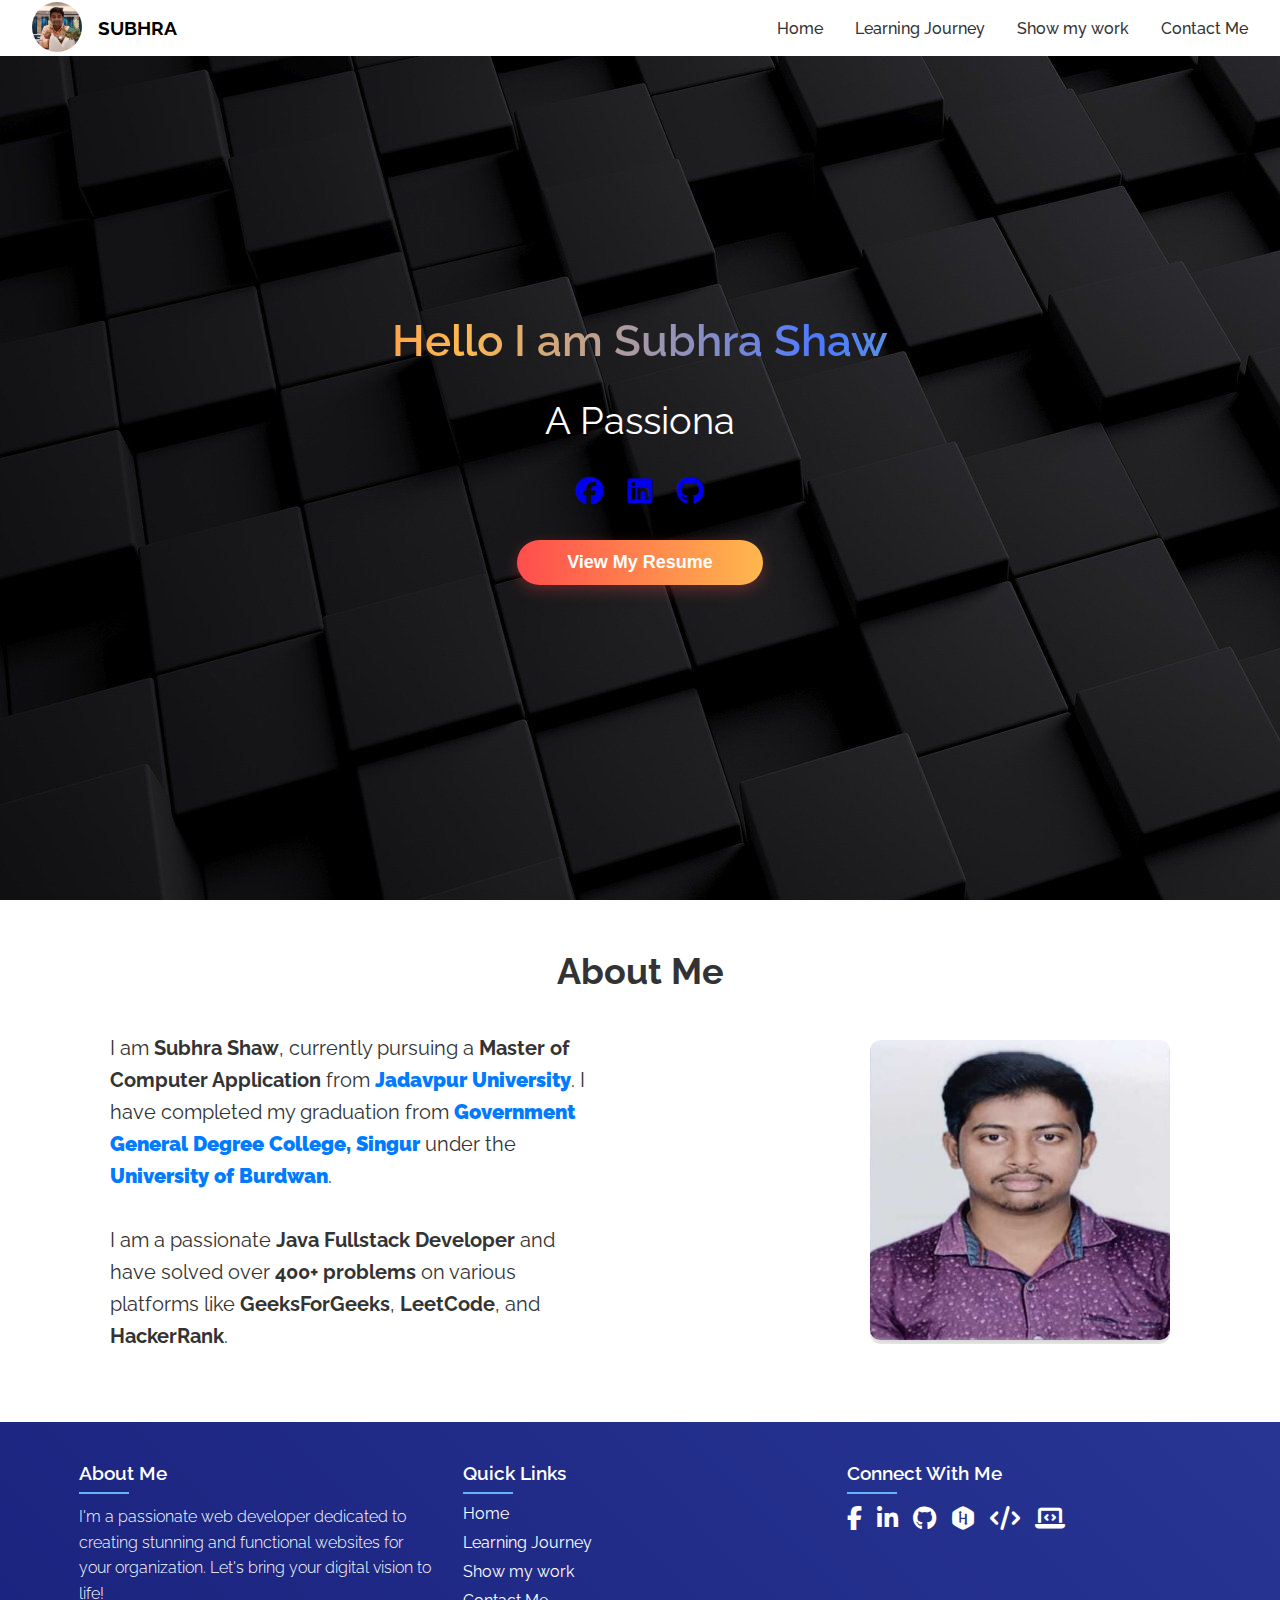
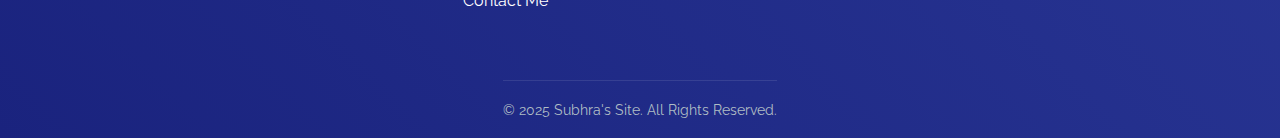
<file: index.html>
<!DOCTYPE html>
<html lang="en">
  <head>
    <meta charset="UTF-8" />
    <meta name="viewport" content="width=device-width, initial-scale=1.0" />
    <link rel="preconnect" href="https://fonts.googleapis.com" />
    <link rel="preconnect" href="https://fonts.gstatic.com" crossorigin />
    <link
      href="https://fonts.googleapis.com/css2?family=Raleway:ital,wght@0,100..900;1,100..900&display=swap"
      rel="stylesheet"
    />
    <link
      rel="stylesheet"
      href="https://cdnjs.cloudflare.com/ajax/libs/font-awesome/6.4.0/css/all.min.css"
    />
    <link rel="stylesheet" href="CSS/main_style.css" />
    <title>Subhra-site</title>
    <link rel="icon" type="image/png" href="images/site_logo.png">
  </head>

  <body>
    <header class="header">
      <nav class="container">
        <div class="site-details">
          <div class="site-logo">
            <img src="images/subhra.jpg" alt="Logo" height="50" width="50" />
          </div>
          <h3 class="site-name">SUBHRA</h3>
        </div>

        <input type="checkbox" id="menu-check" class="menu-toggle" />
        <label for="menu-check" class="menu-bar">&#9776;</label>

        <ul class="nav-list">
          <li class="nav-item"><a href="index.html">Home</a></li>
          <li class="nav-item"><a href="learning.html">Learning Journey</a></li>
          <!-- <li class="nav-item"><a href="myExpertise.html">My Expertise</a></li> -->
          <li class="nav-item"><a href="myWork.html">Show my work</a></li>
          <li class="nav-item"><a href="contact.html">Contact Me</a></li>
        </ul>
      </nav>
    </header>
    <main class="main-content" id="main">
      <div class="container">
        <div class="greet">
          <div>Hello I am Subhra Shaw</div>
        </div>
        <div class="profession">
          <div id="profession-text">A</div>
        </div>
        <ul class="social-list">
          <a href="https://www.facebook.com/share/19xxbEYHHw/"
            ><li class="social-item"><i class="fa-brands fa-facebook"></i></li
          ></a>
          <a href="https://www.linkedin.com/in/subhra-shaw-2a45a8260/"
            ><li class="social-item"><i class="fa-brands fa-linkedin"></i></li
          ></a>
          <a href="https://github.com/subhra70"
            ><li class="social-item"><i class="fa-brands fa-github"></i></li
          ></a>
        </ul>
        <a
          href="https://drive.google.com/file/d/1ZJXNAEcwbGMhJm2_49bK4lixcurzVKyB/view?usp=sharing"
          target="_blank"
          ><button class="resume">View My Resume</button></a
        >
      </div>
    </main>
    <section class="about" id="about">
      <div class="about-heading">About Me</div>
      <div class="container">
        <div class="my-details">
          <p>
            I am <b>Subhra Shaw</b>, currently pursuing a
            <b>Master of Computer Application</b> from
            <a href="https://jadavpuruniversity.in/"
              ><b>Jadavpur University</b></a
            >. I have completed my graduation from
            <a href="http://singurgovtcollege.org/"
              ><b>Government General Degree College, Singur</b></a
            >
            under the
            <a href="https://www.buruniv.ac.in/Demo/index_bucc.php"
              ><b>University of Burdwan</b></a
            >. <br /><br />
            I am a passionate <b>Java Fullstack Developer</b> and have solved
            over <b>400+ problems</b> on various platforms like
            <b>GeeksForGeeks</b>, <b>LeetCode</b>, and <b>HackerRank</b>.
          </p>
        </div>
        <div class="my-photo">
          <img
            src="images/photo.jpg"
            alt="Subhra Shaw"
            height="300"
            width="300"
          />
        </div>
      </div>
    </section>

    <footer>
      <div class="container">
        <div class="row">
          <div class="element1">
            <h4>About Me</h4>
            <p>
              I'm a passionate web developer dedicated to creating stunning and
              functional websites for your organization. Let's bring your
              digital vision to life!
            </p>
          </div>
          <div class="element2">
            <h4>Quick Links</h4>
            <ul class="useful-links">
              <li><a href="index.html">Home</a></li>
              <li><a href="learning.html">Learning Journey</a></li>
              <li><a href="myWork.html">Show my work</a></li>
              <li><a href="contact.html">Contact Me</a></li>
            </ul>
          </div>
          <div class="element3">
            <h4>Connect With Me</h4>
            <ul class="social-links">
              <li>
                <a
                  href="https://www.facebook.com/profile.php?id=100087045308921&mibextid=ZbWKwL"
                  target="_blank"
                  rel="noopener noreferrer"
                >
                  <i class="fab fa-facebook-f"></i>
                </a>
              </li>
              <li>
                <a
                  href="https://www.linkedin.com/in/subhra-shaw-2a45a8260/"
                  target="_blank"
                  rel="noopener noreferrer"
                >
                  <i class="fab fa-linkedin-in"></i>
                </a>
              </li>
              <li>
                <a
                  href="https://github.com/subhra70"
                  target="_blank"
                  rel="noopener noreferrer"
                >
                  <i class="fab fa-github"></i>
                </a>
              </li>
              <li>
                <a
                  href="https://www.hackerrank.com/profile/shawsubhra68"
                  target="_blank"
                  rel="noopener noreferrer"
                >
                  <i class="fab fa-hackerrank"></i>
                </a>
              </li>
              <li>
                <a
                  href="https://leetcode.com/u/shawsubhra68/"
                  target="_blank"
                  rel="noopener noreferrer"
                >
                  <i class="fas fa-code"></i>
                </a>
              </li>
              <li>
                <a
                  href="https://www.geeksforgeeks.org/user/shawsubt2id/?ref=header_profile"
                  target="_blank"
                  rel="noopener noreferrer"
                >
                  <i class="fas fa-laptop-code"></i>
                </a>
              </li>
            </ul>
          </div>
        </div>
      </div>
      <div class="copyright">© 2025 Subhra's Site. All Rights Reserved.</div>
    </footer>

    <script src="JS/main.js"></script>
  </body>
</html>
</file>
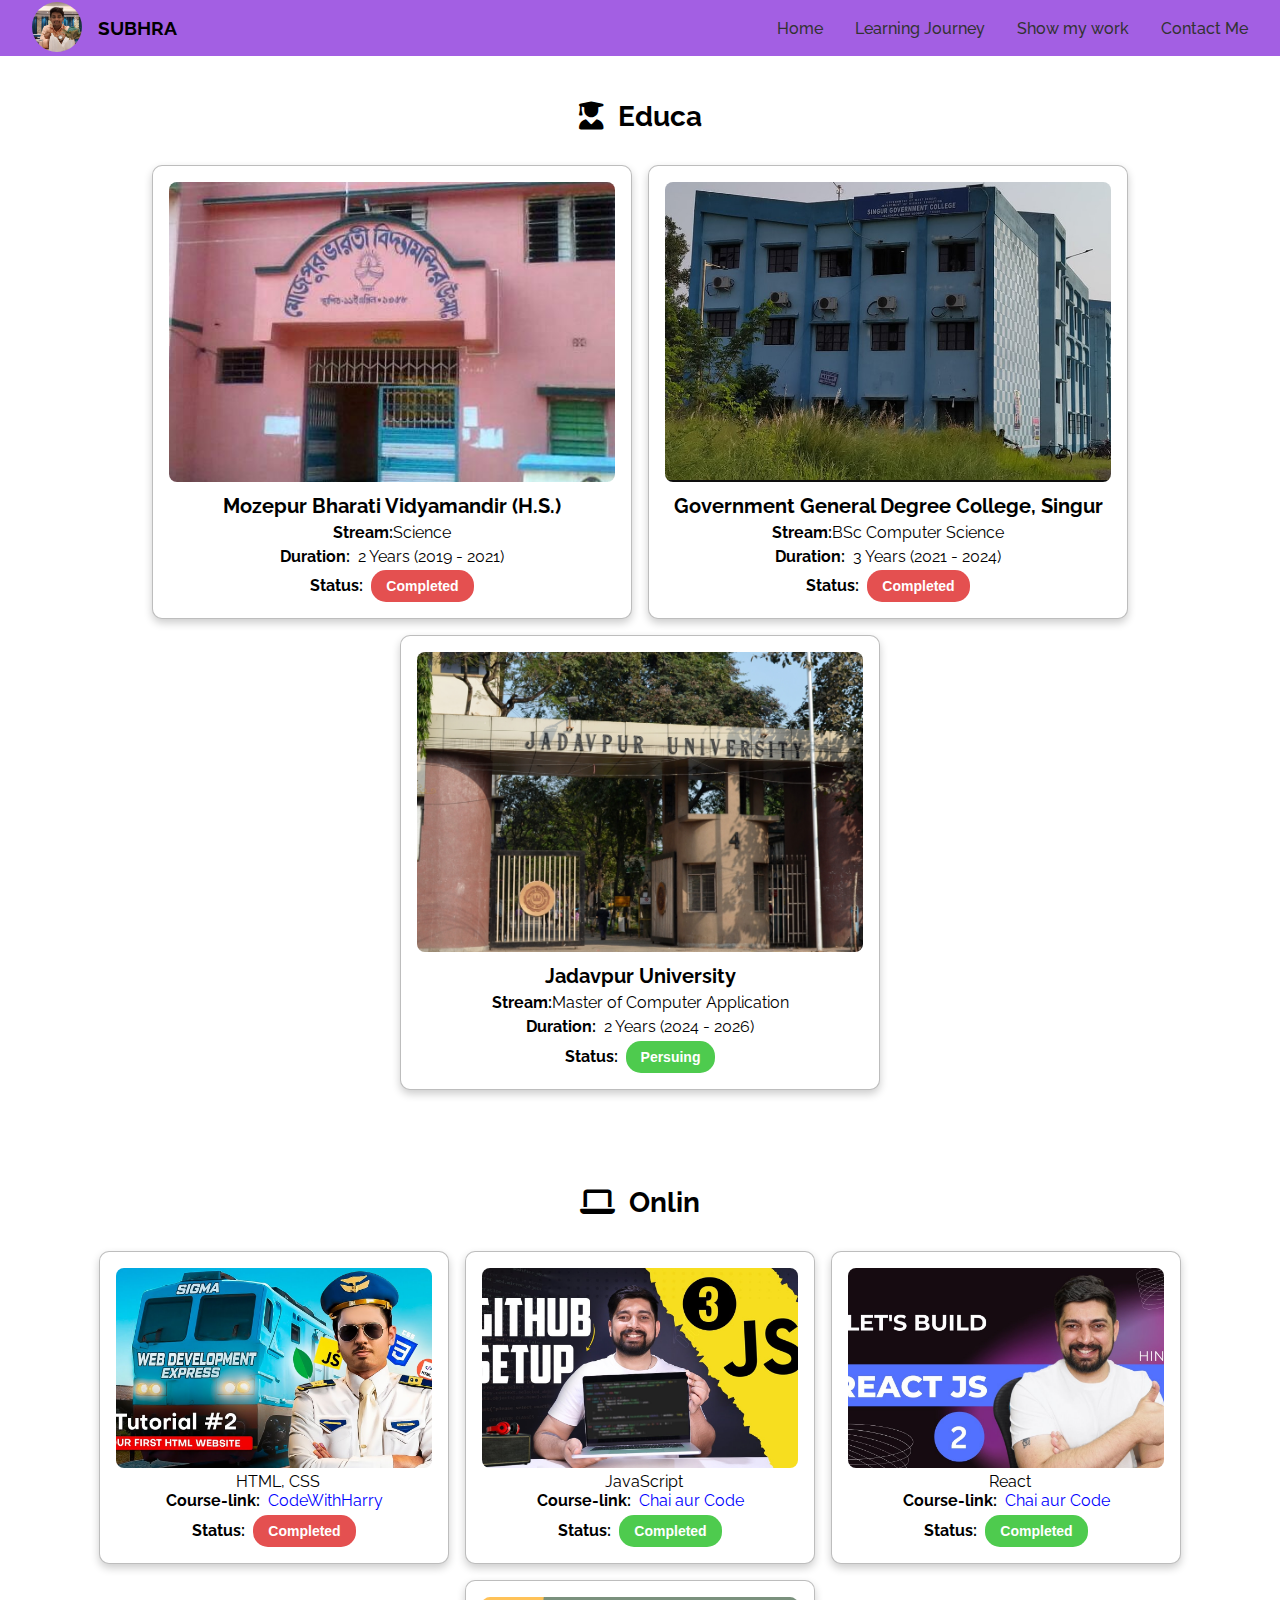
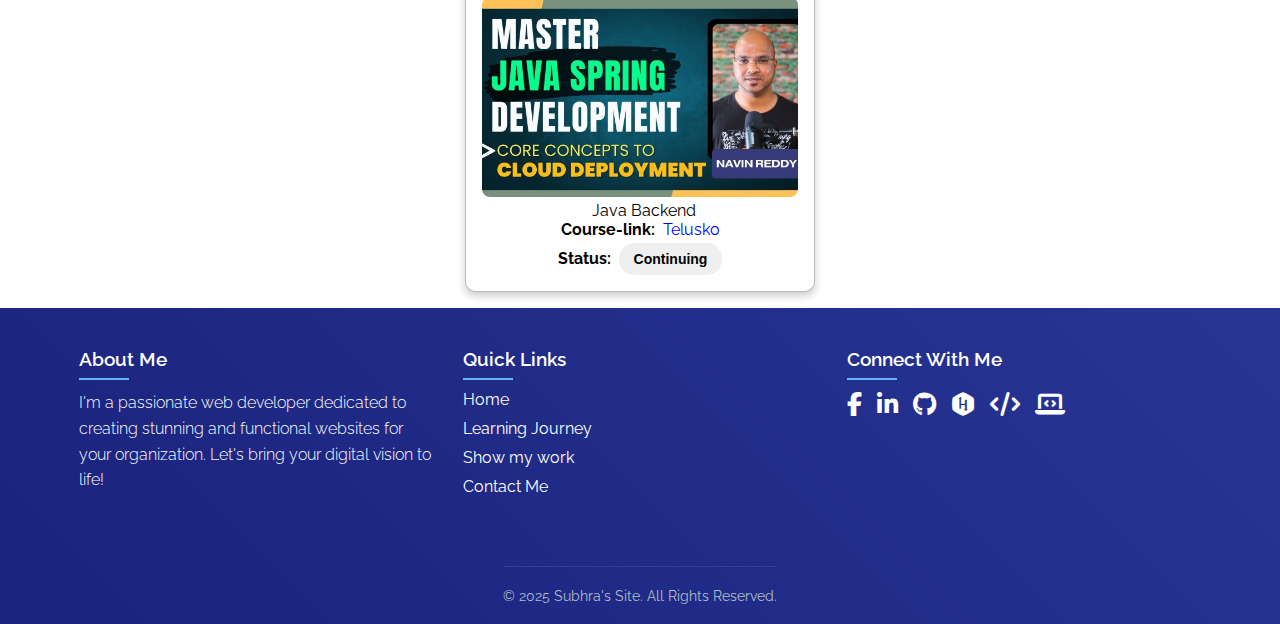
<file: learning.html>
<!DOCTYPE html>
<html lang="en">
  <head>
    <meta charset="UTF-8" />
    <meta name="viewport" content="width=device-width, initial-scale=1.0" />
    <title>Learning-journey</title>
    <link
      href="https://fonts.googleapis.com/css2?family=Raleway:ital,wght@0,100..900;1,100..900&display=swap"
      rel="stylesheet"
    />
    <link
      rel="stylesheet"
      href="https://cdnjs.cloudflare.com/ajax/libs/font-awesome/6.4.0/css/all.min.css"
    />
    <link rel="stylesheet" href="CSS/learning_style.css" />
  </head>
  <body>
    <header class="header">
      <nav class="container">
        <div class="site-details">
          <div class="site-logo">
            <img src="images/subhra.jpg" alt="Logo" height="50" width="50" />
          </div>
          <h3 class="site-name">SUBHRA</h3>
        </div>

        <input type="checkbox" id="menu-check" class="menu-toggle" />
        <label for="menu-check" class="menu-bar">&#9776;</label>

        <ul class="nav-list">
          <li class="nav-item"><a href="index.html">Home</a></li>
          <li class="nav-item"><a href="learning.html">Learning Journey</a></li>
          <!-- <li class="nav-item"><a href="myExpertise.html">My Expertise</a></li> -->
          <li class="nav-item"><a href="myWork.html">Show my work</a></li>
          <li class="nav-item"><a href="contact.html">Contact Me</a></li>
        </ul>
      </nav>
    </header>
    <main class="main-content">
      <div class="container1">
        <div class="container1-heading" id="heading1"><i class="fa-solid fa-user-graduate"></i>&nbsp;&nbsp;</div>
        <div class="row">
          <div class="card">
            <div class="img">
              <img
                src="images/mozepur_school.jpg"
                alt=""
                height="300"
                width="350"
              />
            </div>
            <div class="ins-name">Mozepur Bharati Vidyamandir (H.S.)</div>
            <div class="stream"><b>Stream:</b>Science</div>
            <div class="duration">
              <b>Duration:</b>&nbsp;&nbsp;2 Years (2019 - 2021)
            </div>
            <div class="status">
              <b>Status:</b>&nbsp;&nbsp;<button>Completed</button>
            </div>
          </div>
          <div class="card">
            <div class="img">
              <img
                src="images/singur_clg.png"
                alt=""
                height="300"
                width="350"
              />
            </div>
            <div class="ins-name">
              Government General Degree College, Singur
            </div>
            <div class="stream"><b>Stream:</b>BSc Computer Science</div>
            <div class="duration">
              <b>Duration:</b>&nbsp;&nbsp;3 Years (2021 - 2024)
            </div>
            <div class="status">
              <b>Status:</b>&nbsp;&nbsp;<button>Completed</button>
            </div>
          </div>
          <div class="card">
            <div class="img">
              <img
                src="images/jadavpur_univ.jpeg"
                alt=""
                height="300"
                width="350"
              />
            </div>
            <div class="ins-name">Jadavpur University</div>
            <div class="stream">
              <b>Stream:</b>Master of Computer Application
            </div>
            <div class="duration">
              <b>Duration:</b>&nbsp;&nbsp;2 Years (2024 - 2026)
            </div>
            <div class="status">
              <b>Status:</b>&nbsp;&nbsp;<button>Persuing</button>
            </div>
          </div>
        </div>
        <!-- <div class="arrow">
          <div class="left-arrow">
            <i class="fa-solid fa-arrow-left"></i>
          </div>
          <div class="right-arrow">
            <i class="fa-solid fa-arrow-right"></i>
          </div>
        </div> -->
      </div>
      <div class="container2">
        <div class="container2-heading" id="heading2"><i class="fa-solid fa-laptop"></i>&nbsp;&nbsp;</div>
        <div class="row">
          <div class="card">
            <div class="img">
              <img
                src="images/web_html_css.jpg"
                alt=""
                height="200"
                width="250"
              />
            </div>
            <div class="language">&nbsp;&nbsp;HTML, CSS</div>
            <div class="channel-link">
              <b>Course-link:</b>&nbsp;&nbsp;<a
                href="https://www.youtube.com/watch?v=tVzUXW6siu0&list=PLu0W_9lII9agq5TrH9XLIKQvv0iaF2X3w"
                >CodeWithHarry</a
              >
            </div>
            <div class="status">
              <b>Status:</b>&nbsp;&nbsp;<button>Completed</button>
            </div>
          </div>
          <div class="card">
            <div class="img">
              <img
                src="images/js_chai_aur_code.jpg"
                alt=""
                height="200"
                width="250"
              />
            </div>
            <div class="language">&nbsp;&nbsp;JavaScript</div>
            <div class="channel-link">
              <b>Course-link:</b>&nbsp;&nbsp;<a
                href="https://www.youtube.com/watch?v=Hr5iLG7sUa0&list=PLu71SKxNbfoBuX3f4EOACle2y-tRC5Q37"
                >Chai aur Code</a
              >
            </div>
            <div class="status">
              <b>Status:</b>&nbsp;&nbsp;<button>Completed</button>
            </div>
          </div>
          <div class="card">
            <div class="img">
              <img
                src="images/react_chai_aur_code.jpg"
                alt=""
                height="200"
                width="250"
              />
            </div>
            <div class="language">&nbsp;&nbsp;React</div>
            <div class="channel-link">
              <b>Course-link:</b>&nbsp;&nbsp;<a
                href="https://www.youtube.com/watch?v=vz1RlUyrc3w&list=PLu71SKxNbfoDqgPchmvIsL4hTnJIrtige"
                >Chai aur Code</a
              >
            </div>
            <div class="status">
              <b>Status:</b>&nbsp;&nbsp;<button>Completed</button>
            </div>
          </div>
          <div class="card">
            <div class="img">
              <img
                src="images/telusko_java.jpg"
                alt=""
                height="200"
                width="250"
              />
            </div>
            <div class="language">&nbsp;&nbsp;Java Backend</div>
            <div class="channel-link">
              <b>Course-link:</b>&nbsp;&nbsp;<a
                href="https://www.udemy.com/course/spring-5-with-spring-boot-2/learn/lecture/43387862#overview"
                >Telusko</a
              >
            </div>
            <div class="status">
              <b>Status:</b>&nbsp;&nbsp;<button>Continuing</button>
            </div>
          </div>
        </div>
        <!-- <div class="arrow">
          <div class="left-arrow">
            <i class="fa-solid fa-arrow-left"></i>
          </div>
          <div class="right-arrow">
            <i class="fa-solid fa-arrow-right"></i>
          </div>
        </div> -->
      </div>
    </main>
    <footer>
      <div class="container">
        <div class="row">
          <div class="element1">
            <h4>About Me</h4>
            <p>
              I'm a passionate web developer dedicated to creating stunning and
              functional websites for your organization. Let's bring your
              digital vision to life!
            </p>
          </div>
          <div class="element2">
            <h4>Quick Links</h4>
            <ul class="useful-links">
              <li><a href="index.html">Home</a></li>
              <li><a href="learning.html">Learning Journey</a></li>
              <li><a href="myWork.html">Show my work</a></li>
              <li><a href="contact.html">Contact Me</a></li>
            </ul>
          </div>
          <div class="element3">
            <h4>Connect With Me</h4>
            <ul class="social-links">
              <li>
                <a
                  href="https://www.facebook.com/profile.php?id=100087045308921&mibextid=ZbWKwL"
                  target="_blank"
                  rel="noopener noreferrer"
                >
                  <i class="fab fa-facebook-f"></i>
                </a>
              </li>
              <li>
                <a
                  href="https://www.linkedin.com/in/subhra-shaw-2a45a8260/"
                  target="_blank"
                  rel="noopener noreferrer"
                >
                  <i class="fab fa-linkedin-in"></i>
                </a>
              </li>
              <li>
                <a
                  href="https://github.com/subhra70"
                  target="_blank"
                  rel="noopener noreferrer"
                >
                  <i class="fab fa-github"></i>
                </a>
              </li>
              <li>
                <a
                  href="https://www.hackerrank.com/profile/shawsubhra68"
                  target="_blank"
                  rel="noopener noreferrer"
                >
                  <i class="fab fa-hackerrank"></i>
                </a>
              </li>
              <li>
                <a
                  href="https://leetcode.com/u/shawsubhra68/"
                  target="_blank"
                  rel="noopener noreferrer"
                >
                  <i class="fas fa-code"></i>
                </a>
              </li>
              <li>
                <a
                  href="https://www.geeksforgeeks.org/user/shawsubt2id/?ref=header_profile"
                  target="_blank"
                  rel="noopener noreferrer"
                >
                  <i class="fas fa-laptop-code"></i>
                </a>
              </li>
            </ul>
          </div>
        </div>
      </div>
      <div class="copyright">© 2025 Subhra's Site. All Rights Reserved.</div>
    </footer>
    <script src="JS/learning_js.js"></script>
  </body>
</html>
</file>
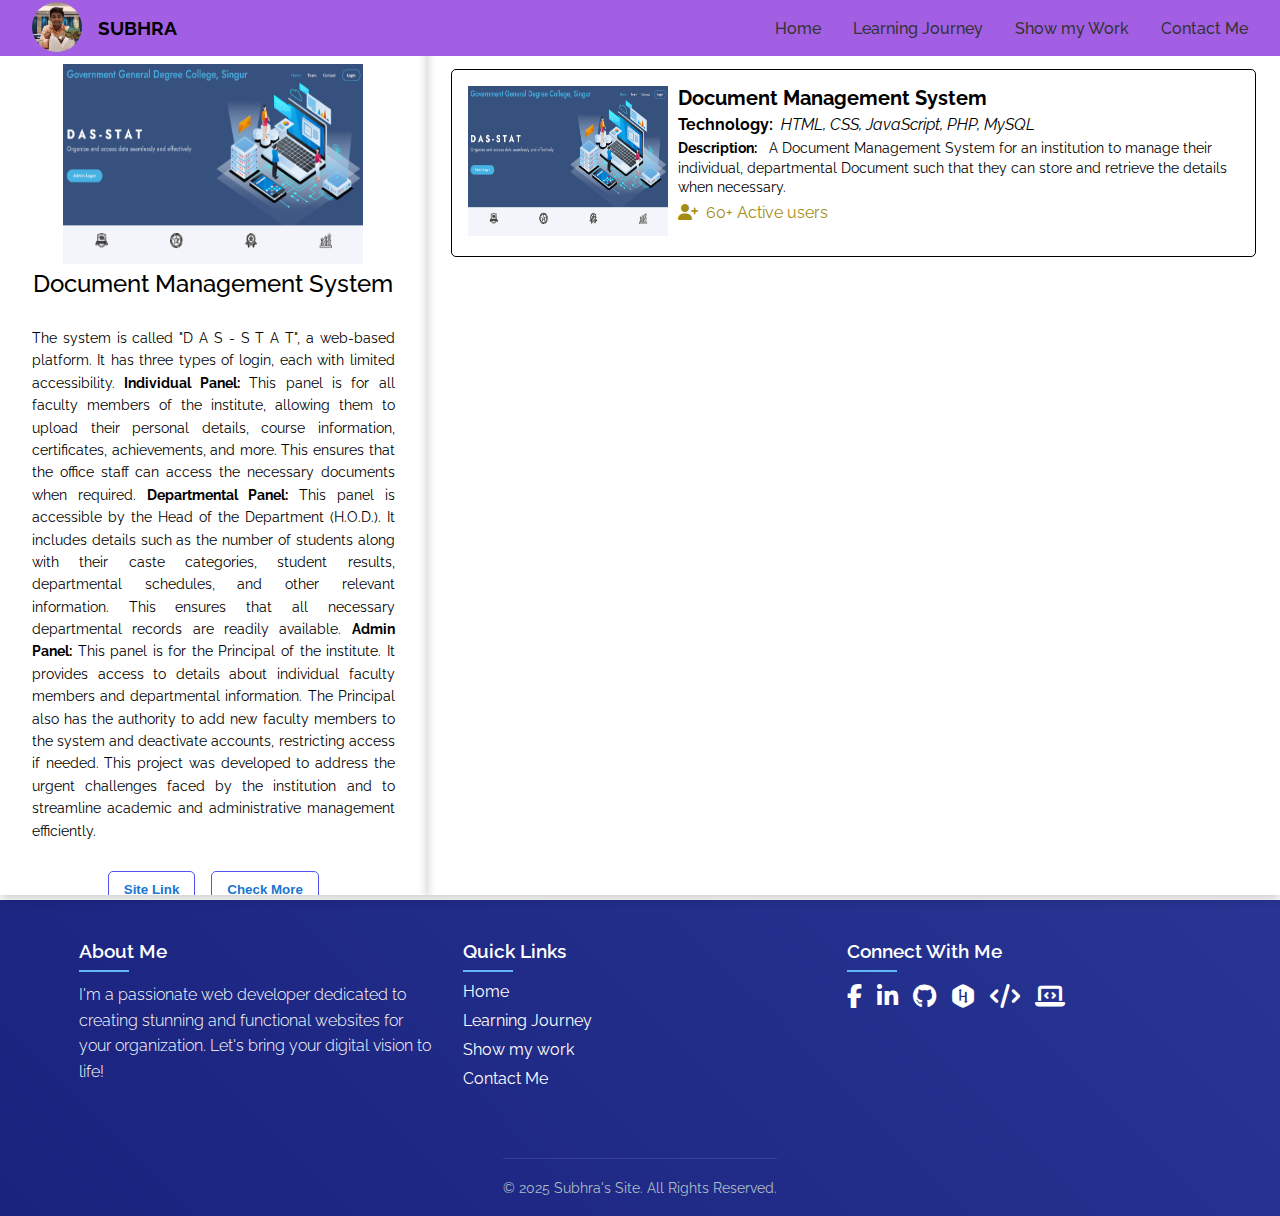
<file: myWork.html>
<!DOCTYPE html>
<html lang="en">
  <head>
    <meta charset="UTF-8" />
    <meta name="viewport" content="width=device-width, initial-scale=1.0" />
    <title>Learning-journey</title>
    <link
      href="https://fonts.googleapis.com/css2?family=Raleway:ital,wght@0,100..900;1,100..900&display=swap"
      rel="stylesheet"
    />
    <link
      rel="stylesheet"
      href="https://cdnjs.cloudflare.com/ajax/libs/font-awesome/6.4.0/css/all.min.css"
    />
    <link rel="stylesheet" href="CSS/work_style.css" />
  </head>
  <body>
    <header class="header">
      <nav class="container">
        <div class="site-details">
          <div class="site-logo">
            <img src="images/subhra.jpg" alt="Logo" height="50" width="50" />
          </div>
          <h3 class="site-name">SUBHRA</h3>
        </div>

        <input type="checkbox" id="menu-check" class="menu-toggle" />
        <label for="menu-check" class="menu-bar">&#9776;</label>

        <ul class="nav-list">
          <li class="nav-item"><a href="index.html">Home</a></li>
          <li class="nav-item"><a href="learning.html">Learning Journey</a></li>
          <li class="nav-item"><a href="myWork.html">Show my Work</a></li>
          <li class="nav-item"><a href="contact.html">Contact Me</a></li>
        </ul>
      </nav>
    </header>
    <main class="main-content">
      <div class="container">
        <div class="left-part">
          <div class="img-box"></div>
          <div class="proj-name"></div>
          <div class="description"></div>
          <div class="buttons"></div>
        </div>
        <div class="right-part">
          <div class="row" onclick="displayLeft(0)">
            <div class="image">
              <img
                src="images/project1.png"
                alt="proj1-img"
                height="150"
                width="200"
              />
            </div>
            <div class="details">
              <div class="proj-name">Document Management System</div>
              <div class="duration">
                <b>Technology:</b>&nbsp;&nbsp;<i
                  >HTML, CSS, JavaScript, PHP, MySQL</i
                >
              </div>
              <div class="desc">
                <p>
                  <b>Description:</b>&nbsp;&nbsp; A Document Management System for an institution to manage their individual, departmental Document
                  such that they can store and retrieve the details when necessary.
                </p>
              </div>
              <span id="users"><i class="fa-solid fa-user-plus"></i>&nbsp; 60+ Active users</span>
              <div class="buttons">
                <a href="https://repository.singurgovtcollege.org/">
                  <button id="btn1">Site Link</button>
                </a>
                <a href="#">
                  <button id="btn2">Check More</button>
                </a>
              </div>
            </div>
          </div>
          <!-- <div class="row" onclick="displayLeft(1)">
            <div class="image">
              <img
                src="images/photo.jpg"
                alt="proj1-img"
                height="150"
                width="200"
              />
            </div>
            <div class="details">
              <div class="proj-name">Hotel Management System</div>
              <div class="duration">
                <b>Technology:</b>&nbsp;&nbsp;<i
                  >HTML, CSS, JavaScript, PHP, MySQL</i
                >
              </div>
              <div class="desc">
                <p>
                  <b>Description:</b>&nbsp;&nbsp; Lorem ipsum dolor sit amet
                  consectetur adipisicing elit. Quos atque ipsa, amet
                  accusantium sapiente nostrum numquam esse impedit! Facere sint
                  necessitatibus illo odit quaerat iusto, quisquam eum quo at
                  eveniet quam facilis recusandae ab veniam incidunt a vitae
                  exercitationem, enim quia dignissimos magnam!
                </p>
              </div>
              <div class="buttons">
                <a href="https://repository.singurgovtcollege.org/">
                  <button class="btn1">Site Link</button>
                </a>
                <a href="images/subhra.jpg">
                  <button class="btn2">Check More</button>
                </a>
              </div>
            </div>
          </div> -->
          <!-- <div class="row" onclick="displayLeft(2)">
            <div class="image">
              <img
                src="images/photo.jpg"
                alt="proj1-img"
                height="150"
                width="200"
              />
            </div>
            <div class="details">
              <div class="proj-name">Hospital Management System</div>
              <div class="duration">
                <b>Technology:</b>&nbsp;&nbsp;<i
                  >HTML, CSS, JavaScript, PHP, MySQL</i
                >
              </div>
              <div class="desc">
                <p>
                  <b>Description:</b>&nbsp;&nbsp; Lorem ipsum dolor sit amet
                  consectetur adipisicing elit. Quos atque ipsa, amet
                  accusantium sapiente nostrum numquam esse impedit! Facere sint
                  necessitatibus illo odit quaerat iusto, quisquam eum quo at
                  eveniet quam facilis recusandae ab veniam incidunt a vitae
                  exercitationem, enim quia dignissimos magnam!
                </p>
              </div>
              <div class="buttons">
                <a href="https://repository.singurgovtcollege.org/">
                  <button class="btn1">Site Link</button>
                </a>
                <a href="images/subhra.jpg">
                  <button class="btn2">Check More</button>
                </a>
              </div>
            </div>
          </div> -->
        </div>
      </div>
    </main>
    <footer>
      <div class="container">
        <div class="row">
          <div class="element1">
            <h4>About Me</h4>
            <p>
              I'm a passionate web developer dedicated to creating stunning and
              functional websites for your organization. Let's bring your
              digital vision to life!
            </p>
          </div>
          <div class="element2">
            <h4>Quick Links</h4>
            <ul class="useful-links">
              <li><a href="index.html">Home</a></li>
              <li><a href="learning.html">Learning Journey</a></li>
              <li><a href="myWork.html">Show my work</a></li>
              <li><a href="contact.html">Contact Me</a></li>
            </ul>
          </div>
          <div class="element3">
            <h4>Connect With Me</h4>
            <ul class="social-links">
              <li>
                <a
                  href="https://www.facebook.com/profile.php?id=100087045308921&mibextid=ZbWKwL"
                  target="_blank"
                  rel="noopener noreferrer"
                >
                  <i class="fab fa-facebook-f"></i>
                </a>
              </li>
              <li>
                <a
                  href="https://www.linkedin.com/in/subhra-shaw-2a45a8260/"
                  target="_blank"
                  rel="noopener noreferrer"
                >
                  <i class="fab fa-linkedin-in"></i>
                </a>
              </li>
              <li>
                <a
                  href="https://github.com/subhra70"
                  target="_blank"
                  rel="noopener noreferrer"
                >
                  <i class="fab fa-github"></i>
                </a>
              </li>
              <li>
                <a
                  href="https://www.hackerrank.com/profile/shawsubhra68"
                  target="_blank"
                  rel="noopener noreferrer"
                >
                  <i class="fab fa-hackerrank"></i>
                </a>
              </li>
              <li>
                <a
                  href="https://leetcode.com/u/shawsubhra68/"
                  target="_blank"
                  rel="noopener noreferrer"
                >
                  <i class="fas fa-code"></i>
                </a>
              </li>
              <li>
                <a
                  href="https://www.geeksforgeeks.org/user/shawsubt2id/?ref=header_profile"
                  target="_blank"
                  rel="noopener noreferrer"
                >
                  <i class="fas fa-laptop-code"></i>
                </a>
              </li>
            </ul>
          </div>
        </div>
      </div>
      <div class="copyright">© 2025 Subhra's Site. All Rights Reserved.</div>
    </footer>
    <script src="JS/work_js.js"></script>
  </body>
</html>
</file>
<file: CSS/main_style.css>
* {
  margin: 0;
  padding: 0;
  box-sizing: border-box;
}

body {
  /* background-image: url("../images/bg3.jpg"); */
  font-family: "Raleway", sans-serif;
}

.header {
  position: fixed;
  top: 0;
  width: 100%;
  z-index: 1000;
}

.header .container {
  display: flex;
  justify-content: space-between;
  align-items: center;
  padding: 0 2rem;
  background-color: #fff;
  position: relative;
}

.site-details {
  display: flex;
  align-items: center;
  gap: 1rem;
}

.site-logo img {
  border-radius: 50%;
  margin-top: 2px;
}

.nav-list {
  display: flex;
  gap: 2rem;
  list-style: none;
  transition: all 0.3s ease;
}

.nav-item a {
  text-decoration: none;
  color: #333;
  font-weight: 500;
  transition: color 0.3s ease;
}

.nav-item a:hover {
  color: white;
  width: 100%;
  height: 100%;
  padding: 0 2px;
  background-color: #007bff;
  border-radius: 10px;
}

.menu-toggle {
  display: none;
}

.menu-bar {
  font-size: 1.5rem;
  cursor: pointer;
  display: none;
}

/* Responsive Styles */
@media (max-width: 768px) {
  .container {
    padding: 0 1rem;
    flex-wrap: wrap;
    height: auto;
    min-height: 60px;
  }

  .menu-bar {
    display: block;
    z-index: 1001;
  }

  .nav-list {
    display: none;
    width: 100%;
    flex-direction: column;
    background-color: #fff;
    position: absolute;
    top: 100%;
    left: 0;
    right: 0;
    padding: 1rem;
    box-shadow: 0 4px 6px rgba(0, 0, 0, 0.1);
  }

  .nav-item {
    padding: 0.5rem 0;
    border-bottom: 1px solid #eee;
  }

  .menu-toggle:checked ~ .nav-list {
    display: flex;
  }

  .menu-bar {
    order: 1;
  }
}

/* End of Header */

/* Main content Started here */
.main-content {
  background-image: url("../images/bg3.jpg");
  display: flex;
  justify-content: center;
  align-items: center;
  min-height: 100vh;
  padding: 2rem;
}

.main-content .container {
  width: 90%;
  margin: 5rem 0;
  display: flex;
  flex-direction: column;
  gap: 2rem;
  text-align: center;
  background: transparent;
}

/* Colorful Greeting */
.main-content .container .greet {
  font-size: 44px;
  font-weight: 600;
  background: linear-gradient(90deg, #ff4d4d, #ffb84d, #4d79ff, #8cff66);
  -webkit-background-clip: text;
  -webkit-text-fill-color: transparent;
  animation: gradient-animation 4s infinite linear;
}

/* Professional Title */
.main-content .container .profession {
  font-size: 38px;
  font-weight: 400;
  color: white;
}

/* Social Icons */
.social-list {
  font-size: 28px;
  list-style: none;
  display: flex;
  justify-content: center;
  gap: 1.5rem;
}

.social-item {
  cursor: pointer;
  transition: transform 0.3s ease, color 0.3s ease;
}

.social-item:hover {
  transform: scale(1.2);
  color: #ff4d4d;
}

/* Attractive Button */
.main-content .container .resume {
  padding: 12px 50px;
  font-size: 18px;
  font-weight: bold;
  color: white;
  background: linear-gradient(90deg, #ff4d4d, #ffb84d);
  border: none;
  border-radius: 30px;
  cursor: pointer;
  transition: all 0.3s ease-in-out;
  box-shadow: 0px 5px 15px rgba(255, 77, 77, 0.3);
}

.main-content .container .resume:hover {
  background: linear-gradient(90deg, #ffb84d, #ff4d4d);
  transform: scale(1.1);
  box-shadow: 0px 8px 20px rgba(255, 77, 77, 0.5);
}

/* Responsive Design */
@media (max-width: 768px) {
  .main-content .container {
    margin: 3rem 0;
  }
  .main-content .container .greet {
    font-size: 34px;
  }
  .main-content .container .profession {
    font-size: 28px;
  }
  .main-content .container .resume {
    padding: 10px 40px;
    font-size: 16px;
  }
}

.about {
  color: #333;
  padding: 50px 0;
}

.about .about-heading {
  text-align: center;
  font-size: 36px;
  font-weight: bold;
  margin-bottom: 20px;
}

.about .container {
  width: 90%;
  max-width: 1100px;
  margin: 0 auto;
  display: flex;
  justify-content: space-between;
  align-items: center;
  padding: 20px;
  text-align: left;
}

.about .container .my-details {
  width: 45%;
  font-size: 20px;
  line-height: 1.6;
}

.about .container .my-details a {
  text-decoration: none;
  color: #007bff;
  font-weight: bold;
}

.about .container .my-details a:hover {
  text-decoration: underline;
}

.about .container .my-photo {
  border-radius: 10px;
  overflow: hidden;
}

.about .container .my-photo img {
  width: 300px;
  border-radius: 10px;
  box-shadow: 0px 4px 10px rgba(0, 0, 0, 0.2);
}

/* Responsive Design */
@media (max-width: 768px) {
  .about .container {
    flex-direction: column;
    text-align: center;
    gap: 30px;
  }

  .about .container .my-details {
    width: 90%;
    text-align: center;
  }

  .about .container .my-photo img {
    max-width: 250px;
  }
}

@media (max-width: 425px) {
  .about {
    padding: 30px 0;
  }

  .about .about-heading {
    font-size: 28px;
  }

  .about .container {
    padding: 10px;
  }

  .about .container .my-details {
    font-size: 18px;
  }

  .about .container .my-photo img {
    max-width: 220px;
  }
}


footer {
  font-family: "Raleway", sans-serif;
  width: 100%;
  background: linear-gradient(45deg, #1a237e, #283593);
  color: #ffffff;
  padding: 40px 0 20px;
  display: flex;
  flex-direction: column;
  align-items: center;
}

footer .container {
  width: 90%;
  max-width: 1200px;
  margin: 0 auto;
  background: transparent;
}

footer .row {
  display: flex;
  justify-content: space-between;
  flex-wrap: wrap;
}

footer .element1,
footer .element2,
footer .element3 {
  flex: 1;
  min-width: 250px;
  margin-bottom: 30px;
  padding: 0 15px;
}

footer h4 {
  font-size: 1.2rem;
  font-weight: 600;
  margin-bottom: 20px;
  position: relative;
}

footer h4::after {
  content: '';
  position: absolute;
  left: 0;
  bottom: -10px;
  width: 50px;
  height: 2px;
  background-color: #64b5f6;
}

footer p {
  line-height: 1.6;
  font-weight: 300;
}

footer .useful-links {
  list-style: none;
  padding: 0;
}

footer .useful-links li {
  margin-bottom: 10px;
}

footer .useful-links a {
  text-decoration: none;
  color: #ffffff;
  transition: color 0.3s ease, transform 0.3s ease;
  display: inline-block;
}

footer .useful-links a:hover {
  color: #64b5f6;
  transform: translateX(5px);
}

footer .social-links {
  display: flex;
  list-style: none;
  padding: 0;
  justify-content: flex-start;
}

footer .social-links li {
  margin-right: 15px;
}

footer .social-links a {
  color: #ffffff;
  font-size: 1.5rem;
  transition: color 0.3s ease, transform 0.3s ease;
  display: inline-block;
}

footer .social-links a:hover {
  color: #64b5f6;
  transform: scale(1.2);
}

footer .copyright {
  text-align: center;
  margin-top: 30px;
  padding-top: 20px;
  border-top: 1px solid rgba(255, 255, 255, 0.1);
  font-size: 0.9rem;
  color: #b0bec5;
}

@media screen and (max-width: 768px) {
  footer .row {
    flex-direction: column;
  }

  footer .element1,
  footer .element2,
  footer .element3 {
    width: 100%;
    text-align: center;
  }

  footer h4::after {
    left: 50%;
    transform: translateX(-50%);
  }

  footer .social-links {
    justify-content: center;
  }
}
</file>
<file: CSS/learning_style.css>
* {
  margin: 0;
  padding: 0;
  box-sizing: border-box;
}

body {
  /* background-image: url("../images/bg3.jpg"); */
  font-family: "Raleway", sans-serif;
}

.header {
  position: fixed;
  top: 0;
  width: 100%;
  z-index: 1000;
}

.header .container {
  display: flex;
  justify-content: space-between;
  align-items: center;
  padding: 0 2rem;
  background-color: rgb(163, 95, 227);
  position: relative;
}

.site-details {
  display: flex;
  align-items: center;
  gap: 1rem;
}

.site-logo img {
  border-radius: 50%;
  margin-top: 2px;
}

.nav-list {
  display: flex;
  gap: 2rem;
  list-style: none;
  transition: all 0.3s ease;
}

.nav-item a {
  text-decoration: none;
  color: #333;
  font-weight: 500;
  transition: color 0.3s ease;
}

.nav-item a:hover {
  color: white;
  width: 100%;
  height: 100%;
  padding: 0 2px;
  background-color: #007bff;
  border-radius: 10px;
}

.menu-toggle {
  display: none;
}

.menu-bar {
  font-size: 1.5rem;
  cursor: pointer;
  display: none;
}

/* Responsive Styles */
@media (max-width: 768px) {
  .container {
    padding: 0 1rem;
    flex-wrap: wrap;
    height: auto;
    min-height: 60px;
  }

  .menu-bar {
    display: block;
    z-index: 1001;
  }

  .nav-list {
    display: none;
    width: 100%;
    flex-direction: column;
    background-color: #fff;
    position: absolute;
    top: 100%;
    left: 0;
    right: 0;
    padding: 1rem;
    box-shadow: 0 4px 6px rgba(0, 0, 0, 0.1);
  }

  .nav-item {
    padding: 0.5rem 0;
    border-bottom: 1px solid #eee;
  }

  .menu-toggle:checked ~ .nav-list {
    display: flex;
  }

  .menu-bar {
    order: 1;
  }
}
/*End of Header */

/* Start main content */
main {
  display: flex;
  flex-direction: column;
  align-items: center;
  margin-top: 20px;
}

.container1,
.container2 {
  width: 100%;
  color: black;
  margin-top: 5rem;
  display: flex;
  flex-direction: column;
  align-items: center;
}

.container1 .container1-heading,
.container2 .container2-heading {
  font-size: 28px;
  font-weight: 700;
  text-align: center;
  margin-bottom:1rem;
}
.container1 .row,
.container2 .row {
  width: 100%;
  padding: 1rem;
  display: flex;
  flex-wrap: wrap; /* Allows cards to wrap on smaller screens */
  justify-content: center;
  align-items: center;
  gap: 1rem; /* Adds space between cards */
}

.container1 .card {
  background: white;
  border-radius: 10px;
  box-shadow: 0 4px 8px rgba(0, 0, 0, 0.2);
  border: 1px solid #33333352;
  padding: 1rem;
  width: 480px;
  max-width: 90%; /* Prevents cards from being too wide on small screens */
  text-align: center;
  transition: transform 0.3s, box-shadow 0.3s;
}
.container2 .card {
  background: white;
  border-radius: 10px;
  box-shadow: 0 4px 8px rgba(0, 0, 0, 0.2);
  border: 1px solid #33333352;
  padding: 1rem;
  width: 350px;
  max-width: 90%; /* Prevents cards from being too wide on small screens */
  text-align: center;
  transition: transform 0.3s, box-shadow 0.3s;
}
.arrow{
    display: flex;
    justify-content: center;
    gap: .5rem;
}
.arrow .left-arrow i,
.arrow .right-arrow i{
    cursor: pointer;
    font-size: 24px;
}
.container1 .card:hover,
 .container2 .card:hover{
  transform: translateY(-5px);
  box-shadow: 0 6px 12px rgba(0, 0, 0, 0.3);
}

.container1 .card .img img,
.container2 .card .img img {
  border-radius: 8px;
  object-fit: cover;
  width: 100%; /* Ensures images are responsive */
}

.container1 .card .ins-name {
  font-size: 20px;
  font-weight: bold;
  margin-top: 0.5rem;
}

.container1 .card .stream,
.container1 .card .duration,
.container1 .card .status,
.container2 .card .status {
  font-size: 16px;
  margin-top: 0.3rem;
}

.container1 .card .status button,
.container2 .card .status button {
  border: none;
  padding: 8px 15px;
  font-size: 14px;
  font-weight: bold;
  border-radius: 15px;
  cursor: pointer;
  transition: background 0.3s, transform 0.2s;
}
.container2 .row .card .channel-link a{
    text-decoration: none;
    color: blue;
}
.container2 .row .card .channel-link a:hover{
    color: green;
}
.container1 .card .status button:hover,
.container2 .card .status button:hover {
  transform: scale(1.05);
}

/* First two cards: Light Red Button */
.container1 .card:nth-child(1) .status button,
.container1 .card:nth-child(2) .status button,
.container2 .card:nth-child(1) .status button {
  background-color: #e45050;
  color: white;
}

.container1 .card:nth-child(1) .status button:hover,
.container1 .card:nth-child(2) .status button:hover,
.container2 .card:nth-child(1) .status button:hover {
  background-color: #e60000;
}

/* Last card: Light Green Button */
.container1 .card:nth-child(3) .status button,
.container2 .card:nth-child(2) .status button,
.container2 .card:nth-child(3) .status button {
  background-color: #4ecb4e;
  color: white;
}

.container1 .card:nth-child(3) .status button:hover,
.container2 .card:nth-child(2) .status button:hover,
.container3 .card:nth-child(3) .status button:hover {
  background-color: #009900;
}

/* Responsive Design */
@media (max-width: 1024px) {
  .container1 .row {
    flex-direction: column;
    align-items: center;
  }

  .container1 .card {
    width: 90%;
    max-width: 400px;
  }
}

@media (max-width: 768px) {
  .container1 .container1-heading {
    font-size: 24px;
  }

  .card {
    width: 95%;
  }

  .card .ins-name {
    font-size: 18px;
  }

  .card .status button {
    font-size: 13px;
    padding: 6px 12px;
  }
}

@media (max-width: 480px) {
  .container1 {
    margin-top: 4rem;
  }

  .container1 .container1-heading {
    font-size: 22px;
  }

  .card {
    width: 100%;
    padding: 0.8rem;
  }

  .card .ins-name {
    font-size: 16px;
  }

  .card .status button {
    font-size: 12px;
    padding: 5px 10px;
  }
}

footer {
  font-family: "Raleway", sans-serif;
  width: 100%;
  background: linear-gradient(45deg, #1a237e, #283593);
  color: #ffffff;
  padding: 40px 0 20px;
  display: flex;
  flex-direction: column;
  align-items: center;
}

footer .container {
  width: 90%;
  max-width: 1200px;
  margin: 0 auto;
  background: transparent;
}

footer .row {
  display: flex;
  justify-content: space-between;
  flex-wrap: wrap;
}

footer .element1,
footer .element2,
footer .element3 {
  flex: 1;
  min-width: 250px;
  margin-bottom: 30px;
  padding: 0 15px;
}

footer h4 {
  font-size: 1.2rem;
  font-weight: 600;
  margin-bottom: 20px;
  position: relative;
}

footer h4::after {
  content: "";
  position: absolute;
  left: 0;
  bottom: -10px;
  width: 50px;
  height: 2px;
  background-color: #64b5f6;
}

footer p {
  line-height: 1.6;
  font-weight: 300;
}

footer .useful-links {
  list-style: none;
  padding: 0;
}

footer .useful-links li {
  margin-bottom: 10px;
}

footer .useful-links a {
  text-decoration: none;
  color: #ffffff;
  transition: color 0.3s ease, transform 0.3s ease;
  display: inline-block;
}

footer .useful-links a:hover {
  color: #64b5f6;
  transform: translateX(5px);
}

footer .social-links {
  display: flex;
  list-style: none;
  padding: 0;
  justify-content: flex-start;
}

footer .social-links li {
  margin-right: 15px;
}

footer .social-links a {
  color: #ffffff;
  font-size: 1.5rem;
  transition: color 0.3s ease, transform 0.3s ease;
  display: inline-block;
}

footer .social-links a:hover {
  color: #64b5f6;
  transform: scale(1.2);
}

footer .copyright {
  text-align: center;
  margin-top: 30px;
  padding-top: 20px;
  border-top: 1px solid rgba(255, 255, 255, 0.1);
  font-size: 0.9rem;
  color: #b0bec5;
}

@media screen and (max-width: 768px) {
  footer .row {
    flex-direction: column;
  }

  footer .element1,
  footer .element2,
  footer .element3 {
    width: 100%;
    text-align: center;
  }

  footer h4::after {
    left: 50%;
    transform: translateX(-50%);
  }

  footer .social-links {
    justify-content: center;
  }
}
</file>
<file: CSS/work_style.css>
* {
  margin: 0;
  padding: 0;
  box-sizing: border-box;
}

body {
  /* background-image: url("../images/bg3.jpg"); */
  font-family: "Raleway", sans-serif;
}

.header {
  position: fixed;
  top: 0;
  width: 100%;
  z-index: 1000;
}

.header .container {
  display: flex;
  justify-content: space-between;
  align-items: center;
  padding: 0 2rem;
  background-color: rgb(163, 95, 227);
  position: relative;
}

.site-details {
  display: flex;
  align-items: center;
  gap: 1rem;
}

.site-logo img {
  border-radius: 50%;
  margin-top: 2px;
}

.nav-list {
  display: flex;
  gap: 2rem;
  list-style: none;
  transition: all 0.3s ease;
}

.nav-item a {
  text-decoration: none;
  color: #333;
  font-weight: 500;
  transition: color 0.3s ease;
}

.nav-item a:hover {
  color: white;
  width: 100%;
  height: 100%;
  padding: 0 2px;
  background-color: #007bff;
  border-radius: 10px;
}
.left-side{
  display: flex;
}
.menu-toggle {
  display: none;
}

.menu-bar {
  font-size: 1.5rem;
  cursor: pointer;
  display: none;
}
.container .arrow {
  display: flex;
  justify-content: space-between;
  gap: 10px;
  color: black;
}
.leftArrow {
  cursor: pointer;
}
.rightArrow {
  cursor: pointer;
}
.leftArrow:hover {
  color: red;
}
.rightArrow:hover {
  color: red;
}
/* Responsive Styles */
@media (max-width: 768px) {
  .container {
    padding: 0 1rem;
    flex-wrap: wrap;
    height: auto;
    min-height: 60px;
  }

  .menu-bar {
    display: block;
    z-index: 1001;
  }

  .nav-list {
    display: none;
    width: 100%;
    flex-direction: column;
    background-color: #fff;
    position: absolute;
    top: 100%;
    left: 0;
    right: 0;
    padding: 1rem;
    box-shadow: 0 4px 6px rgba(0, 0, 0, 0.1);
  }

  .nav-item {
    padding: 0.5rem 0;
    border-bottom: 1px solid #eee;
  }

  .menu-toggle:checked ~ .nav-list {
    display: flex;
  }

  .menu-bar {
    order: 1;
  }
}
/*End of Header */
.main-content {
  height: 100vh;
}
main .container {
  width: 100%;
  display: grid;
  grid-template-columns: repeat(3, 1fr);
  height: 100vh; /* Limit height */
}

/* Left Section Styling */
.container .left-part {
  display: flex;
  flex-direction: column;
  gap: 5px;
  align-items: center;
  margin-top: 2.5rem;
  height: 95%;
  grid-column-start: 1;
  color: white;
  padding: 1.5rem;
  box-shadow: 0px 4px 10px rgba(0, 0, 0, 0.2);
  overflow-y: auto;
}

.container .left-part .proj-name p {
  font-size: 24px;
  font-weight: 500;
  text-align: center;
  margin-bottom: 1rem;
  color: black;
}

.container .left-part .description {
  font-size: 14px;
  line-height: 1.6;
  color: black;
  text-align: justify;
  padding: 0.5rem;
  background: rgba(255, 255, 255, 0.2);
  border-radius: 5px;
}
.container .left-part .img-box {
  display: flex;
}

.container .left-part .buttons {
  display: flex;
  gap: 1rem;
  margin-top: 1rem;
}

.container .left-part .buttons button {
  background: #fff;
  color: #1976d2;
  padding: 10px 15px;
  border: 1px solid rgb(82, 82, 239);
  border-radius: 5px;
  font-weight: bold;
  cursor: pointer;
  transition: all 0.3s ease;
}

.container .left-part .buttons button:hover {
  background: #1976d2;
  color: white;
}

/* Right Section Styling */
.container .right-part {
  margin-top: 2.5rem;
  height: 95%;
  grid-column-start: 2;
  grid-column-end: 4;
  /* background: linear-gradient(135deg, #673ab7, #9575cd); */
  color: black;
  padding: 1.5rem;
  box-shadow: 0px 4px 10px rgba(0, 0, 0, 0.2);
  overflow-y: auto;
}

/* Right Part Rows */
.container .right-part .row {
  cursor: pointer;
  padding: 1rem;
  display: flex;
  gap: 10px;
  border-radius: 5px;
  background: rgba(255, 255, 255, 0.2);
  transition: all 0.3s ease;
  border: 1px solid black;
  margin-top: 5px;
}

.container .right-part .row:hover {
  background: rgba(255, 255, 255, 0.4);
  transform: scale(1.02);
}

.container .right-part .row .details {
  display: flex;
  flex-direction: column;
  gap: 5px;
}

.container .right-part .row .proj-name {
  font-size: 20px;
  font-weight: bold;
}

.container .right-part .row .desc {
  font-size: 14px;
  line-height: 1.4;
}
.container .right-part .row .buttons {
  display: none;
}
#users {
  color: rgb(163, 141, 20);
}


@media (max-width: 1024px) {
  .main-content {
    height: auto;
    width: 100vw;
    overflow: hidden; /* Hide scrollbars */
  }

  main .container {
    display: flex;
    flex-direction: column;
    align-items: center;
    width: 100vw;
    height: 100vh;
    gap: 10px;
    margin-top: 1rem;
  }
  .container .left-part {
    display: none; /* Hide left section */
  }
  .container .right-part {
    display: flex;
    flex-direction: column;
    align-items: center;
    height: 100%;
  }
  .container .right-part .row {
    width: 90%;
    padding: 1rem;
    margin-bottom: 10px; /* Space between cards */
    border: 1px solid black;
  }
  .container .right-part .row .buttons {
    display: flex;
    justify-content: center;
    gap: 10px;
  }
  .container .right-part .row .buttons button {
    width: 100px;
    height: 30px;
    border-radius: 5px;
    border: none;
  }
  .container .right-part .row .buttons .btn1 {
    background-color: rgb(241, 111, 111);
  }
  .container .right-part .row .buttons .btn2 {
    background-color: rgb(133, 213, 13);
  }
}

@media (max-width: 768px) {
  .main-content {
    width: 100%;
  }
  main .container {
    display: flex;
    flex-direction: column;
    align-items: center;
    gap: 10px;
  }
  .main-content .container .row {
    width: 95%; /* Make cards take full width */
    display: flex;
    flex-direction: column;
    align-items: center;
    text-align: center;
    padding: 1rem;
    border-radius: 5px;
    background: rgba(255, 255, 255, 0.2);
    transition: all 0.3s ease;
  }
  .main-content .container .left-part {
    display: none;
  }
  .container .right-part {
    height: auto;
    border: none;
    display: flex;
    flex-direction: column;
    align-items: center;
    height: 100%;
  }
  .container .right-part .row {
    margin-bottom: 10px; /* Space between cards */
  }
}

@media (max-width: 480px) {
  .container .right-part .row {
    width: 100%; /* Full width for small screens */
    padding: 0.8rem;
    margin-bottom: 10px;
  }
  .container .right-part .row .proj-name {
    font-size: 18px; /* Reduce font size */
  }
  .container .right-part .row .desc {
    font-size: 13px; /* Adjust text size */
  }
}

/* footer start */
footer {
  font-family: "Raleway", sans-serif;
  width: 100%;
  background: linear-gradient(45deg, #1a237e, #283593);
  color: #ffffff;
  padding: 40px 0 20px;
  display: flex;
  flex-direction: column;
  align-items: center;
}

footer .container {
  width: 90%;
  max-width: 1200px;
  margin: 0 auto;
  background: transparent;
}

footer .row {
  display: flex;
  justify-content: space-between;
  flex-wrap: wrap;
}

footer .element1,
footer .element2,
footer .element3 {
  flex: 1;
  min-width: 250px;
  margin-bottom: 30px;
  padding: 0 15px;
}

footer h4 {
  font-size: 1.2rem;
  font-weight: 600;
  margin-bottom: 20px;
  position: relative;
}

footer h4::after {
  content: "";
  position: absolute;
  left: 0;
  bottom: -10px;
  width: 50px;
  height: 2px;
  background-color: #64b5f6;
}

footer p {
  line-height: 1.6;
  font-weight: 300;
}

footer .useful-links {
  list-style: none;
  padding: 0;
}

footer .useful-links li {
  margin-bottom: 10px;
}

footer .useful-links a {
  text-decoration: none;
  color: #ffffff;
  transition: color 0.3s ease, transform 0.3s ease;
  display: inline-block;
}

footer .useful-links a:hover {
  color: #64b5f6;
  transform: translateX(5px);
}

footer .social-links {
  display: flex;
  list-style: none;
  padding: 0;
  justify-content: flex-start;
}

footer .social-links li {
  margin-right: 15px;
}

footer .social-links a {
  color: #ffffff;
  font-size: 1.5rem;
  transition: color 0.3s ease, transform 0.3s ease;
  display: inline-block;
}

footer .social-links a:hover {
  color: #64b5f6;
  transform: scale(1.2);
}

footer .copyright {
  text-align: center;
  margin-top: 30px;
  padding-top: 20px;
  border-top: 1px solid rgba(255, 255, 255, 0.1);
  font-size: 0.9rem;
  color: #b0bec5;
}

@media screen and (max-width: 768px) {
  footer .row {
    flex-direction: column;
  }

  footer .element1,
  footer .element2,
  footer .element3 {
    width: 100%;
    text-align: center;
  }

  footer h4::after {
    left: 50%;
    transform: translateX(-50%);
  }

  footer .social-links {
    justify-content: center;
  }
}
</file>
